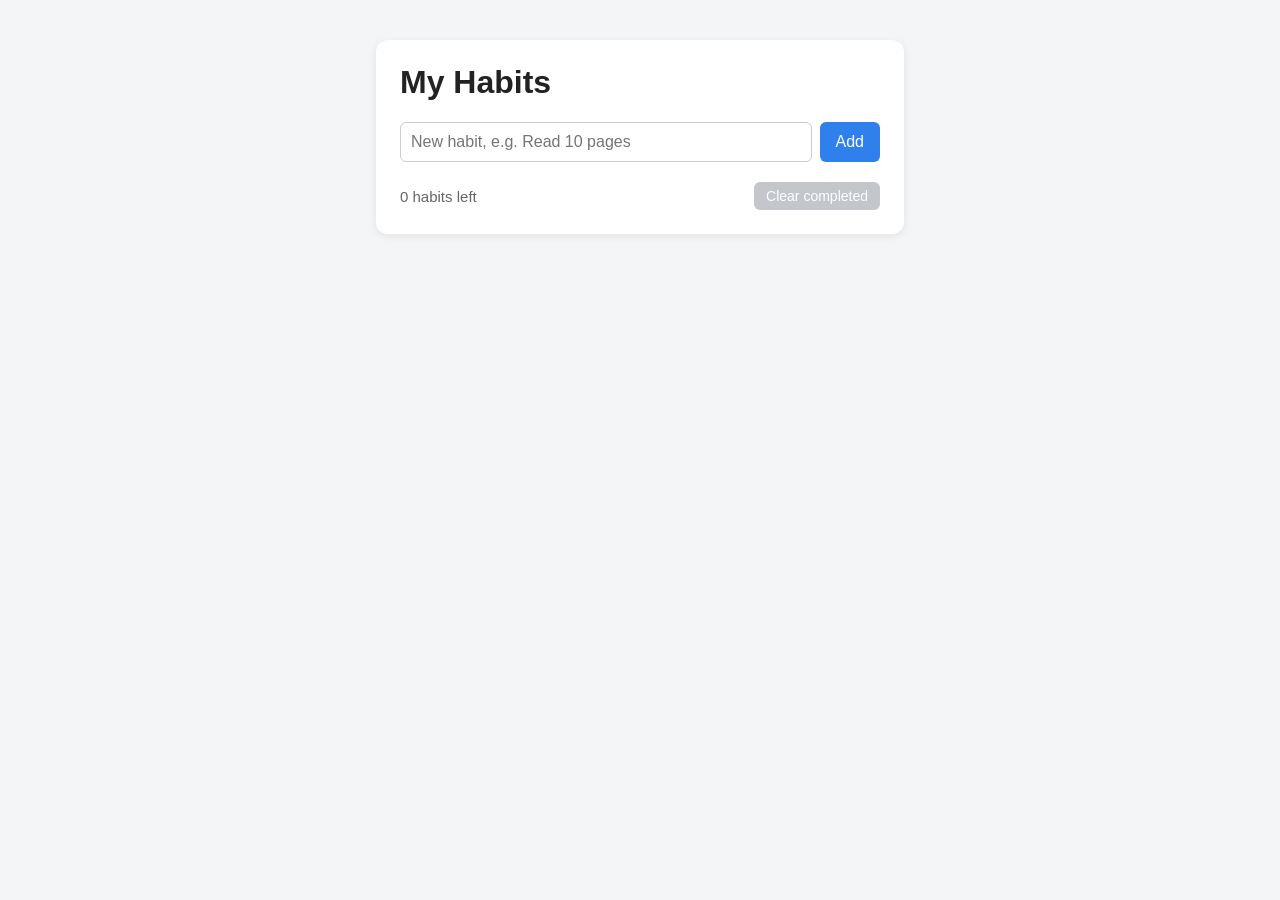
<file: Habit app/index.html>
<!DOCTYPE html>
<html lang="en">
<head>
  <meta charset="UTF-8">
  <meta name="viewport" content="width=device-width, initial-scale=1">
  <title>Habit Tracker</title>
  <link rel="stylesheet" href="style.css">
</head>
<body>
  <main>
    <h1>My Habits</h1>

    <form id="habit-form">
      <input type="text" id="habit-input" placeholder="New habit, e.g. Read 10 pages" autocomplete="off" required>
      <button type="submit">Add</button>
    </form>

    <ul id="habit-list"></ul>

    <div id="habit-footer">
      <span id="habit-count"></span>
      <button type="button" id="clear-completed">Clear completed</button>
    </div>
  </main>

  <script src="app.js"></script>
</body>
</html>
</file>
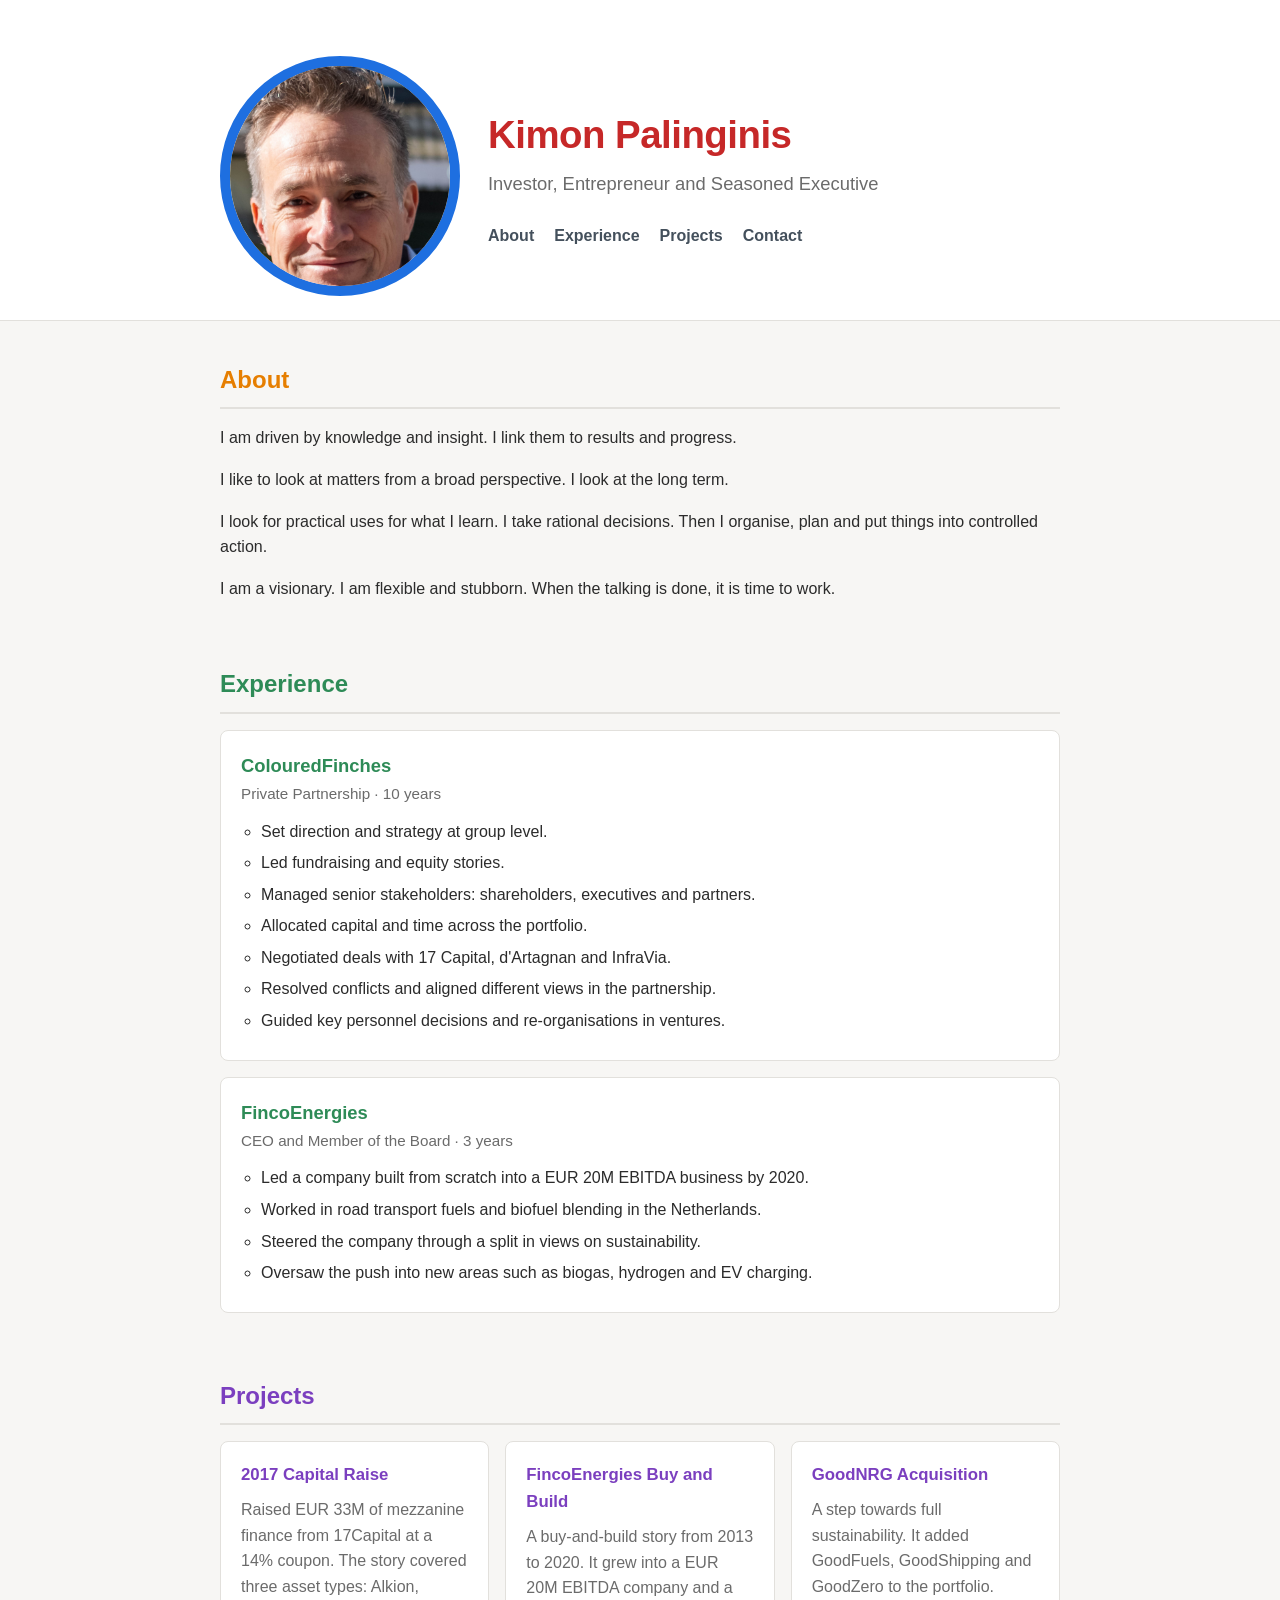
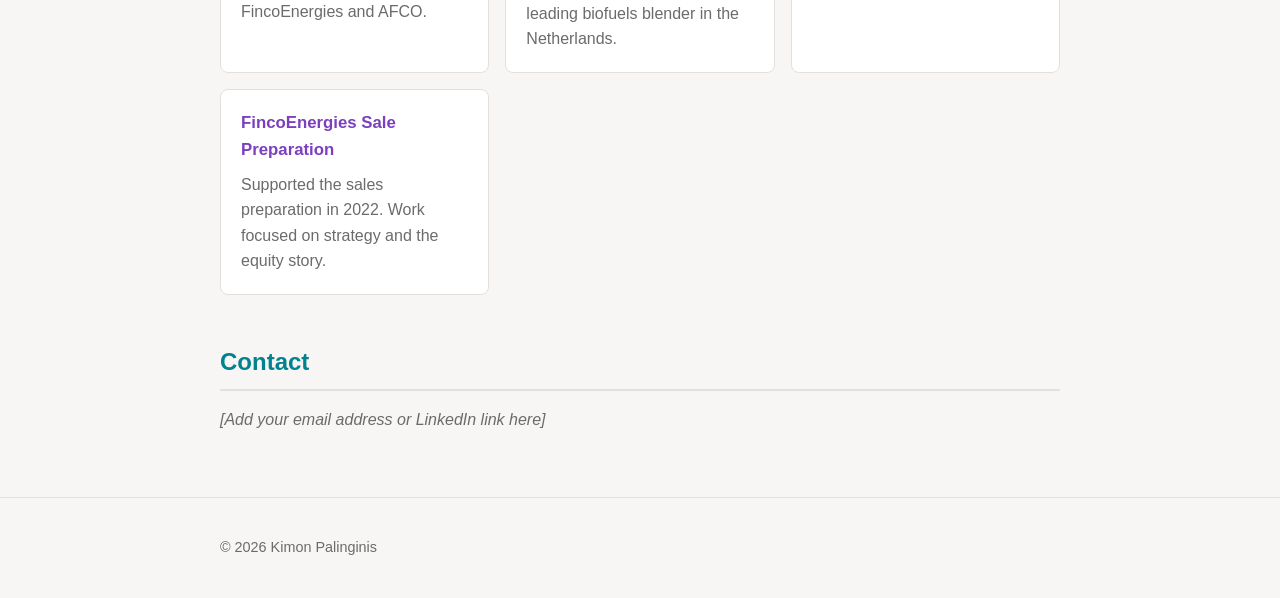
<file: Personal Profile/index.html>
<!DOCTYPE html>
<html lang="en">
<head>
  <meta charset="UTF-8">
  <meta name="viewport" content="width=device-width, initial-scale=1">
  <title>Kimon Palinginis</title>
  <link rel="stylesheet" href="style.css">
</head>
<body>
  <header class="site-header">
    <div class="container header-inner">
      <img class="photo" src="Photo%20KP.jpg" alt="Photo of Kimon Palinginis">
      <div>
        <h1>Kimon Palinginis</h1>
        <p class="role">Investor, Entrepreneur and Seasoned Executive</p>
        <nav>
          <a href="#about">About</a>
          <a href="#experience">Experience</a>
          <a href="#projects">Projects</a>
          <a href="#contact">Contact</a>
        </nav>
      </div>
    </div>
  </header>

  <main class="container">
    <section id="about">
      <h2>About</h2>
      <p>I am driven by knowledge and insight. I link them to results and progress.</p>
      <p>I like to look at matters from a broad perspective. I look at the long term.</p>
      <p>I look for practical uses for what I learn. I take rational decisions. Then I organise, plan and put things into controlled action.</p>
      <p>I am a visionary. I am flexible and stubborn. When the talking is done, it is time to work.</p>
    </section>

    <section id="experience">
      <h2>Experience</h2>
      <ul id="experience-list" class="timeline"></ul>
      <noscript>Please turn on JavaScript to see this section.</noscript>
    </section>

    <section id="projects">
      <h2>Projects</h2>
      <div id="project-grid" class="grid"></div>
      <noscript>Please turn on JavaScript to see this section.</noscript>
    </section>

    <section id="contact">
      <h2>Contact</h2>
      <!-- PLACEHOLDER: replace the text below with your real contact details. -->
      <p class="placeholder">[Add your email address or LinkedIn link here]</p>
    </section>
  </main>

  <footer class="site-footer">
    <div class="container">
      <p>&copy; <span id="year"></span> Kimon Palinginis</p>
    </div>
  </footer>

  <script src="profile.js"></script>
</body>
</html>
</file>
<file: Habit app/style.css>
body {
  font-family: -apple-system, BlinkMacSystemFont, "Helvetica Neue", sans-serif;
  background: #f4f5f7;
  color: #222;
  margin: 0;
  padding: 40px 16px;
}

main {
  max-width: 480px;
  margin: 0 auto;
  background: #fff;
  padding: 24px;
  border-radius: 12px;
  box-shadow: 0 2px 8px rgba(0, 0, 0, 0.08);
}

h1 {
  margin-top: 0;
}

#habit-form {
  display: flex;
  gap: 8px;
  margin-bottom: 20px;
}

#habit-input {
  flex: 1;
  padding: 10px;
  font-size: 16px;
  border: 1px solid #ccc;
  border-radius: 6px;
}

button {
  padding: 10px 16px;
  font-size: 16px;
  border: none;
  border-radius: 6px;
  background: #2f80ed;
  color: #fff;
  cursor: pointer;
}

button:hover {
  background: #1c6ad6;
}

#habit-list {
  list-style: none;
  padding: 0;
  margin: 0;
}

#habit-footer {
  display: flex;
  align-items: center;
  justify-content: space-between;
  margin-top: 16px;
  color: #666;
  font-size: 15px;
}

#clear-completed {
  background: #6b7280;
  padding: 6px 12px;
  font-size: 14px;
}

#clear-completed:hover:not(:disabled) {
  background: #4b5563;
}

#clear-completed:disabled {
  opacity: 0.4;
  cursor: not-allowed;
}

.habit {
  display: flex;
  align-items: center;
  gap: 12px;
  padding: 12px 0;
  border-bottom: 1px solid #eee;
}

.habit input[type="checkbox"] {
  width: 20px;
  height: 20px;
  cursor: pointer;
}

.habit .name {
  flex: 1;
  font-size: 17px;
}

.habit.done .name {
  color: #999;
  text-decoration: line-through;
}

.habit .remove {
  background: #e5484d;
  padding: 6px 10px;
  font-size: 14px;
}

.habit .remove:hover {
  background: #c93a3f;
}
</file>
<file: Personal Profile/style.css>
:root {
  --bg: #f7f6f4;
  --surface: #ffffff;
  --text: #2b2b2b;
  --muted: #6b6b6b;
  --border: #e2e0dc;
  --accent: #44505c;
}

* {
  box-sizing: border-box;
}

body {
  margin: 0;
  background: var(--bg);
  color: var(--text);
  font-family: -apple-system, BlinkMacSystemFont, "Helvetica Neue", Arial, sans-serif;
  line-height: 1.6;
}

.container {
  max-width: 880px;
  margin: 0 auto;
  padding: 0 20px;
}

/* Header */
.site-header {
  background: var(--surface);
  border-bottom: 1px solid var(--border);
  padding: 56px 0 24px;
}

.header-inner {
  display: flex;
  align-items: center;
  gap: 28px;
}

.photo {
  width: 240px;
  height: 240px;
  border-radius: 50%;
  object-fit: cover;
  object-position: center 30%;
  border: 10px solid #1e6fe0;
  flex-shrink: 0;
}

@media (max-width: 520px) {
  .header-inner {
    flex-direction: column;
    align-items: flex-start;
  }

  .photo {
    width: 180px;
    height: 180px;
  }
}

.site-header h1 {
  margin: 0;
  font-size: 2.4rem;
  letter-spacing: -0.5px;
}

.role {
  margin: 4px 0 24px;
  color: var(--muted);
  font-size: 1.15rem;
}

nav {
  display: flex;
  flex-wrap: wrap;
  gap: 20px;
}

nav a {
  color: var(--accent);
  text-decoration: none;
  font-weight: 600;
}

nav a:hover {
  text-decoration: underline;
}

/* Sections */
section {
  padding: 40px 0 8px;
}

h2 {
  margin: 0 0 16px;
  font-size: 1.5rem;
  padding-bottom: 8px;
  border-bottom: 2px solid var(--border);
}

/* Experience */
.timeline {
  list-style: none;
  margin: 0;
  padding: 0;
}

.job {
  background: var(--surface);
  border: 1px solid var(--border);
  border-radius: 8px;
  padding: 20px;
  margin-bottom: 16px;
}

.job h3 {
  margin: 0;
  font-size: 1.15rem;
}

.job .meta {
  margin: 2px 0 12px;
  color: var(--muted);
  font-size: 0.95rem;
}

.job ul {
  margin: 0;
  padding-left: 20px;
}

.job li {
  margin-bottom: 6px;
}

/* Projects */
.grid {
  display: grid;
  grid-template-columns: repeat(auto-fit, minmax(240px, 1fr));
  gap: 16px;
}

.card {
  background: var(--surface);
  border: 1px solid var(--border);
  border-radius: 8px;
  padding: 20px;
}

.card h3 {
  margin: 0 0 8px;
  font-size: 1.05rem;
}

.card p {
  margin: 0;
  color: var(--muted);
}

/* Contact */
.placeholder {
  color: var(--muted);
  font-style: italic;
}

/* Footer */
.site-footer {
  margin-top: 40px;
  padding: 24px 0;
  border-top: 1px solid var(--border);
  color: var(--muted);
  font-size: 0.9rem;
}

/* Title colours: each title group has its own colour. */
.site-header h1 {
  color: #c62828;
}

#about h2 {
  color: #e67e00;
}

#experience h2,
#experience h3 {
  color: #2e8b57;
}

#projects h2,
#projects h3 {
  color: #7b3fbf;
}

#contact h2 {
  color: #00838f;
}
</file>
